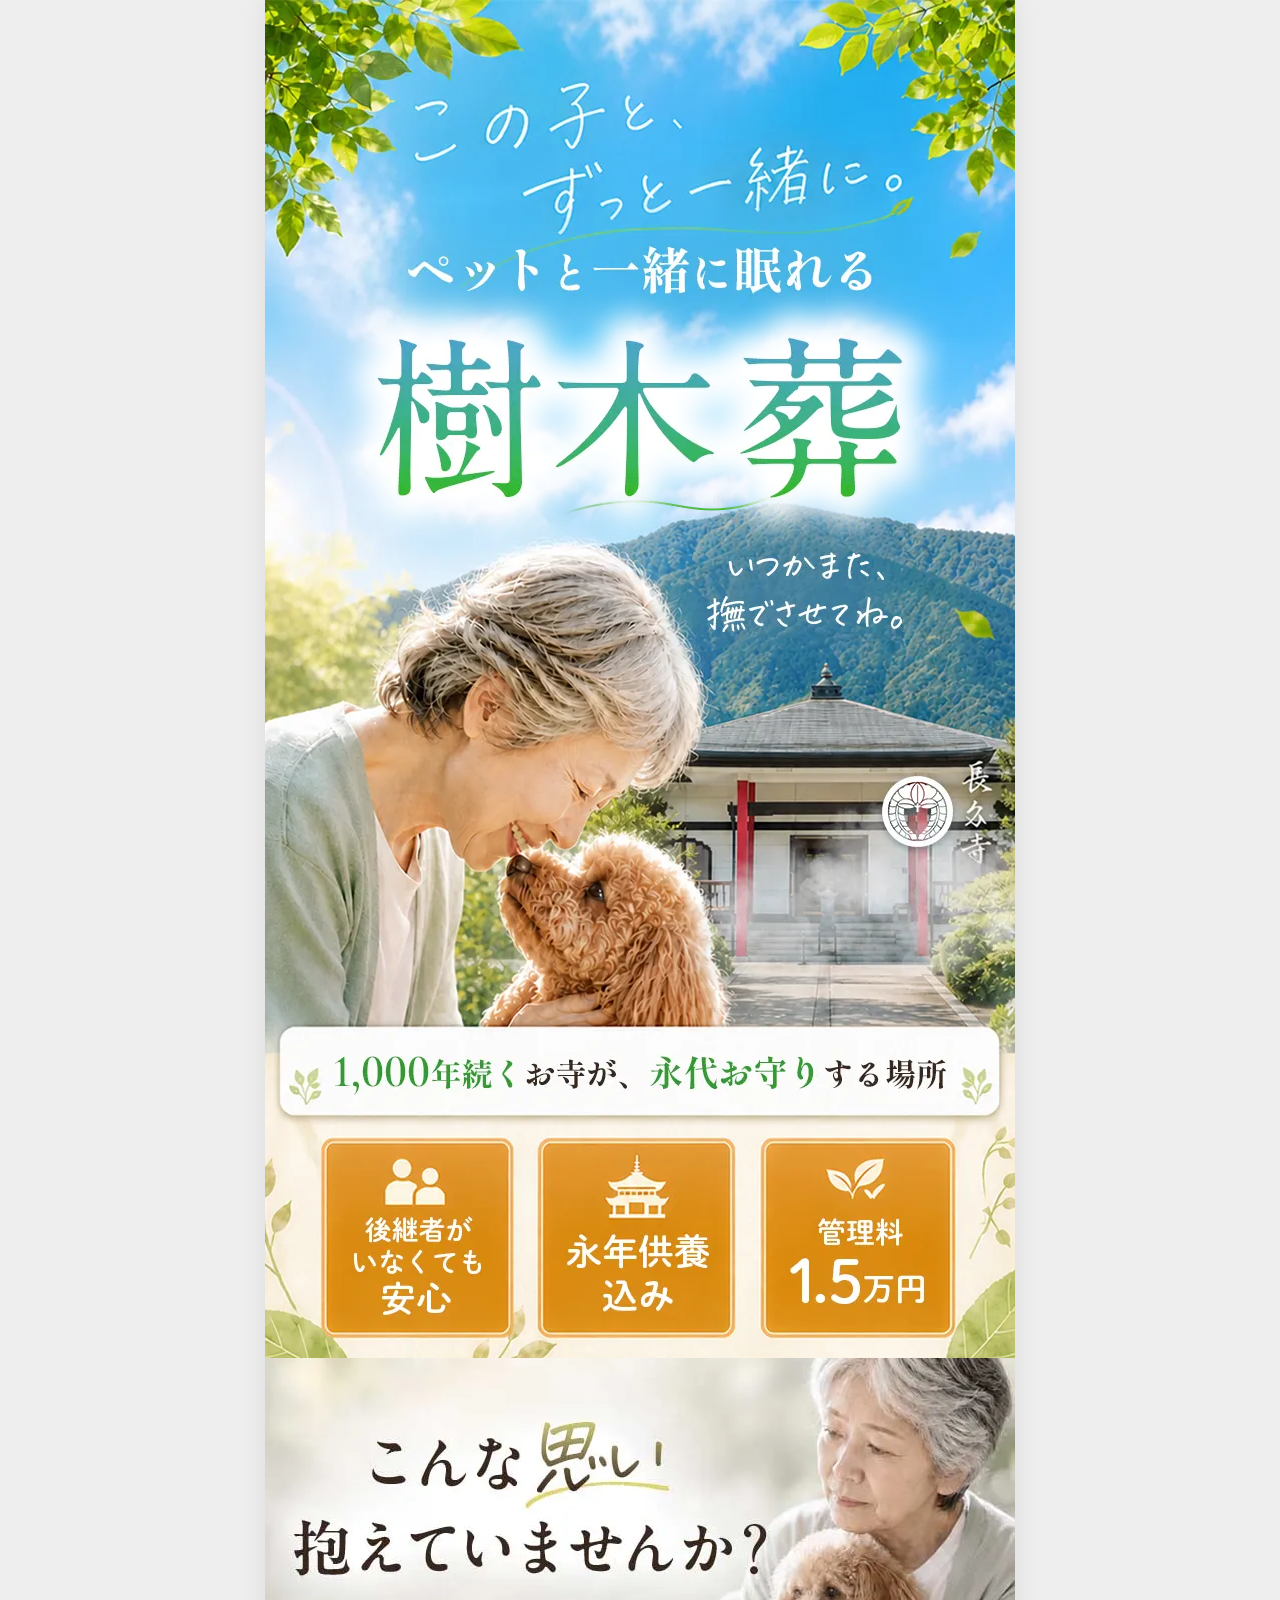
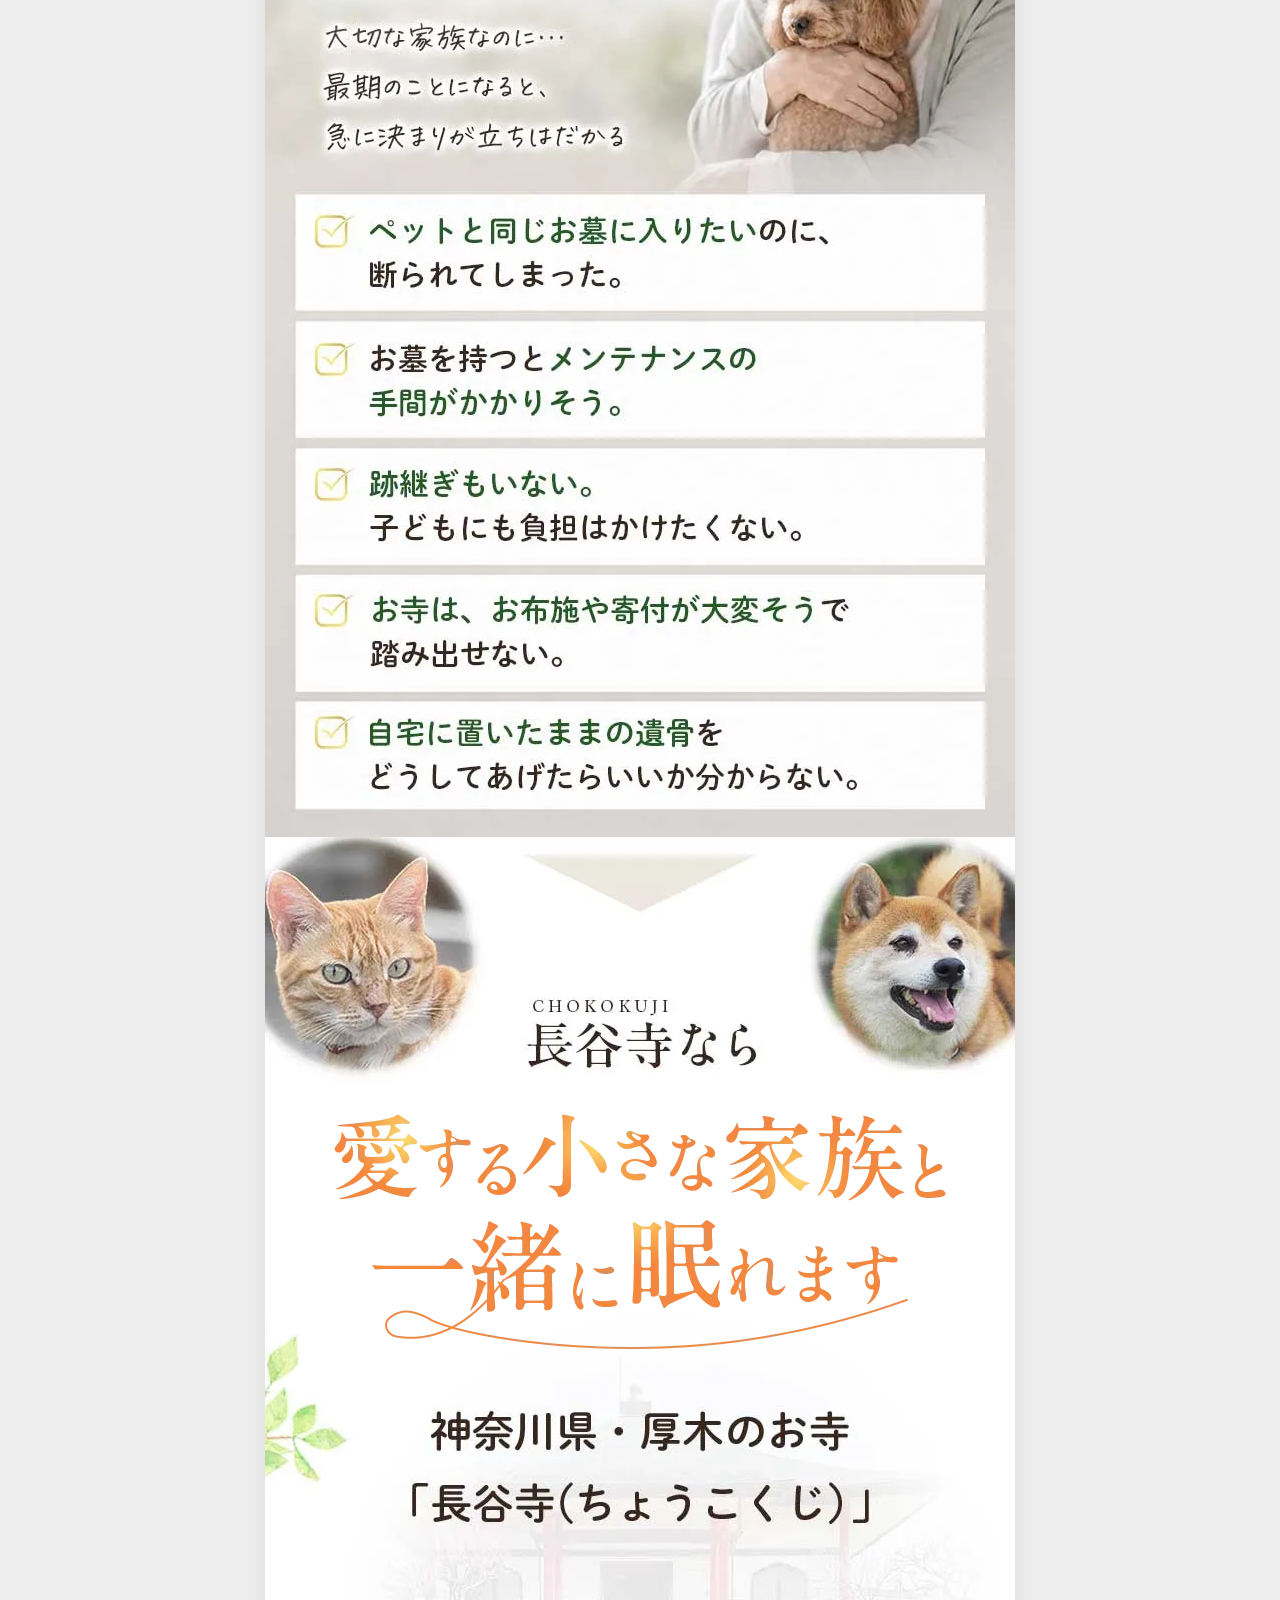
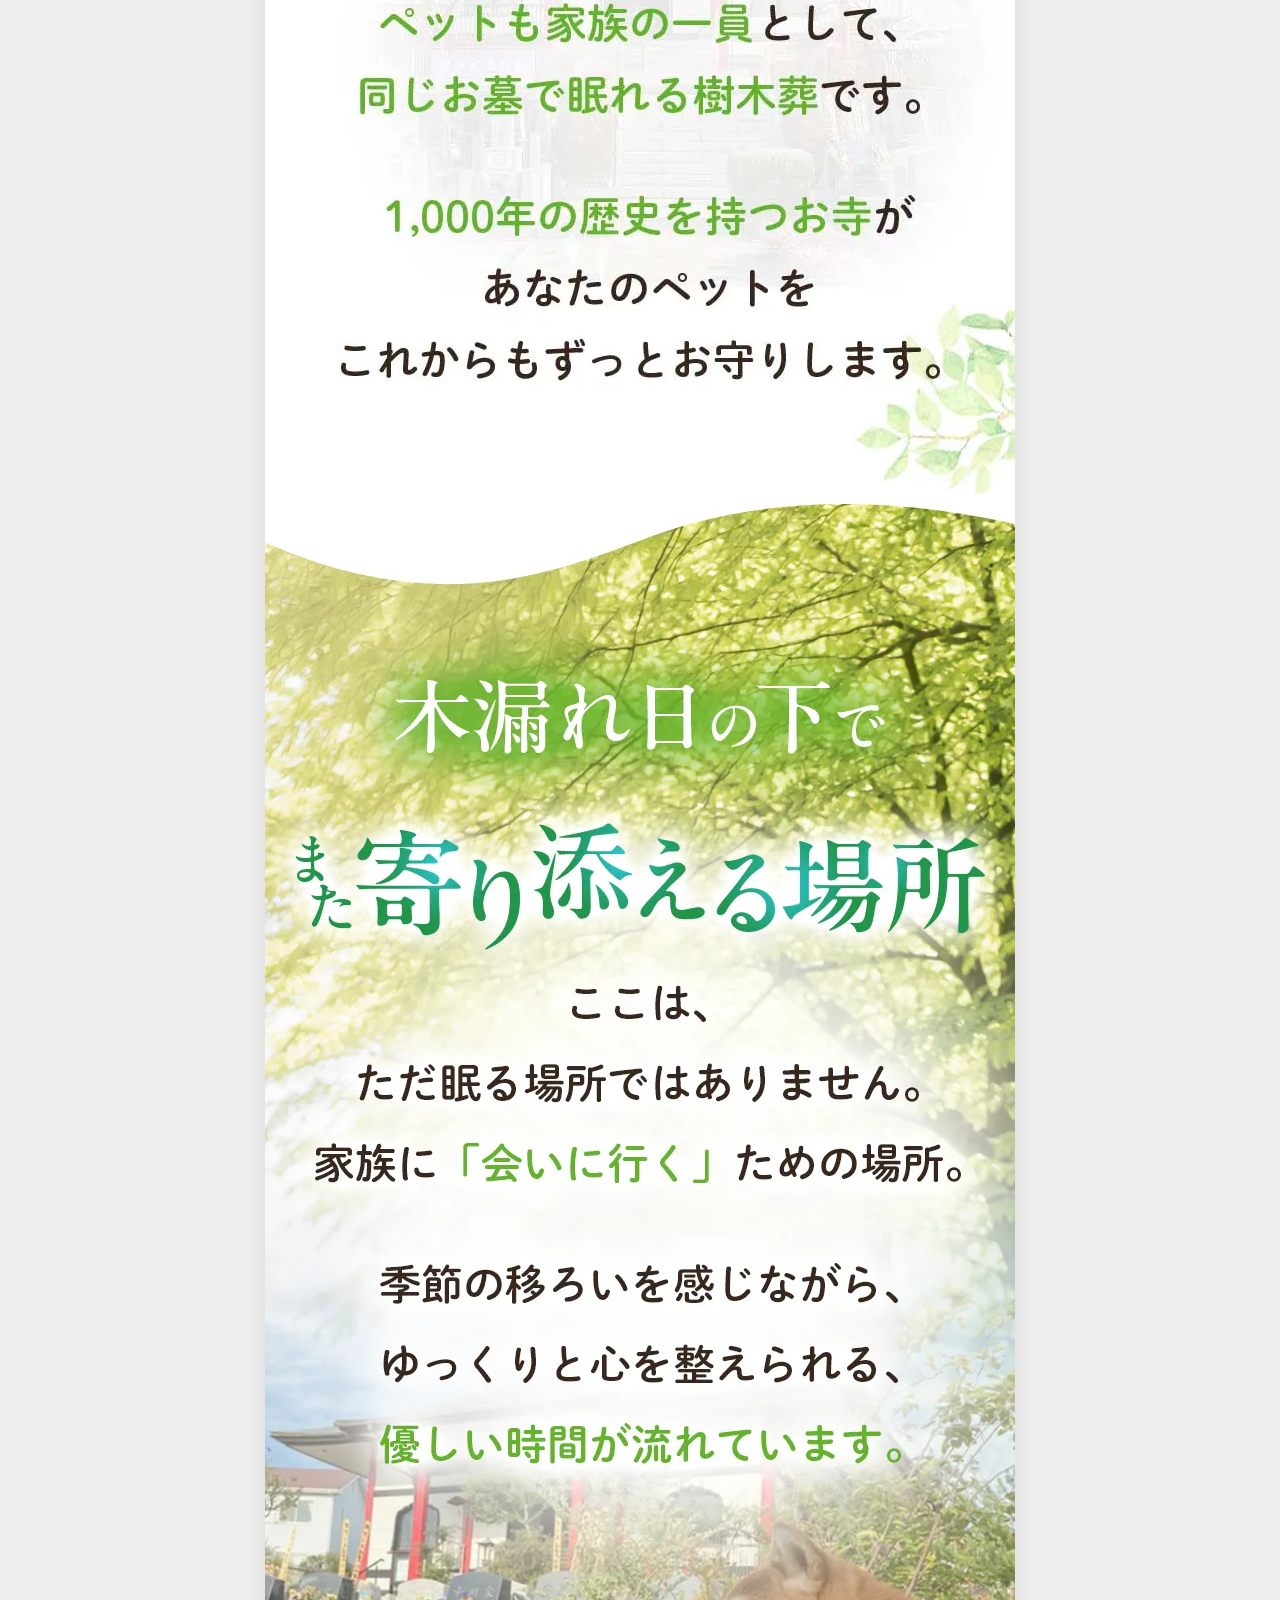
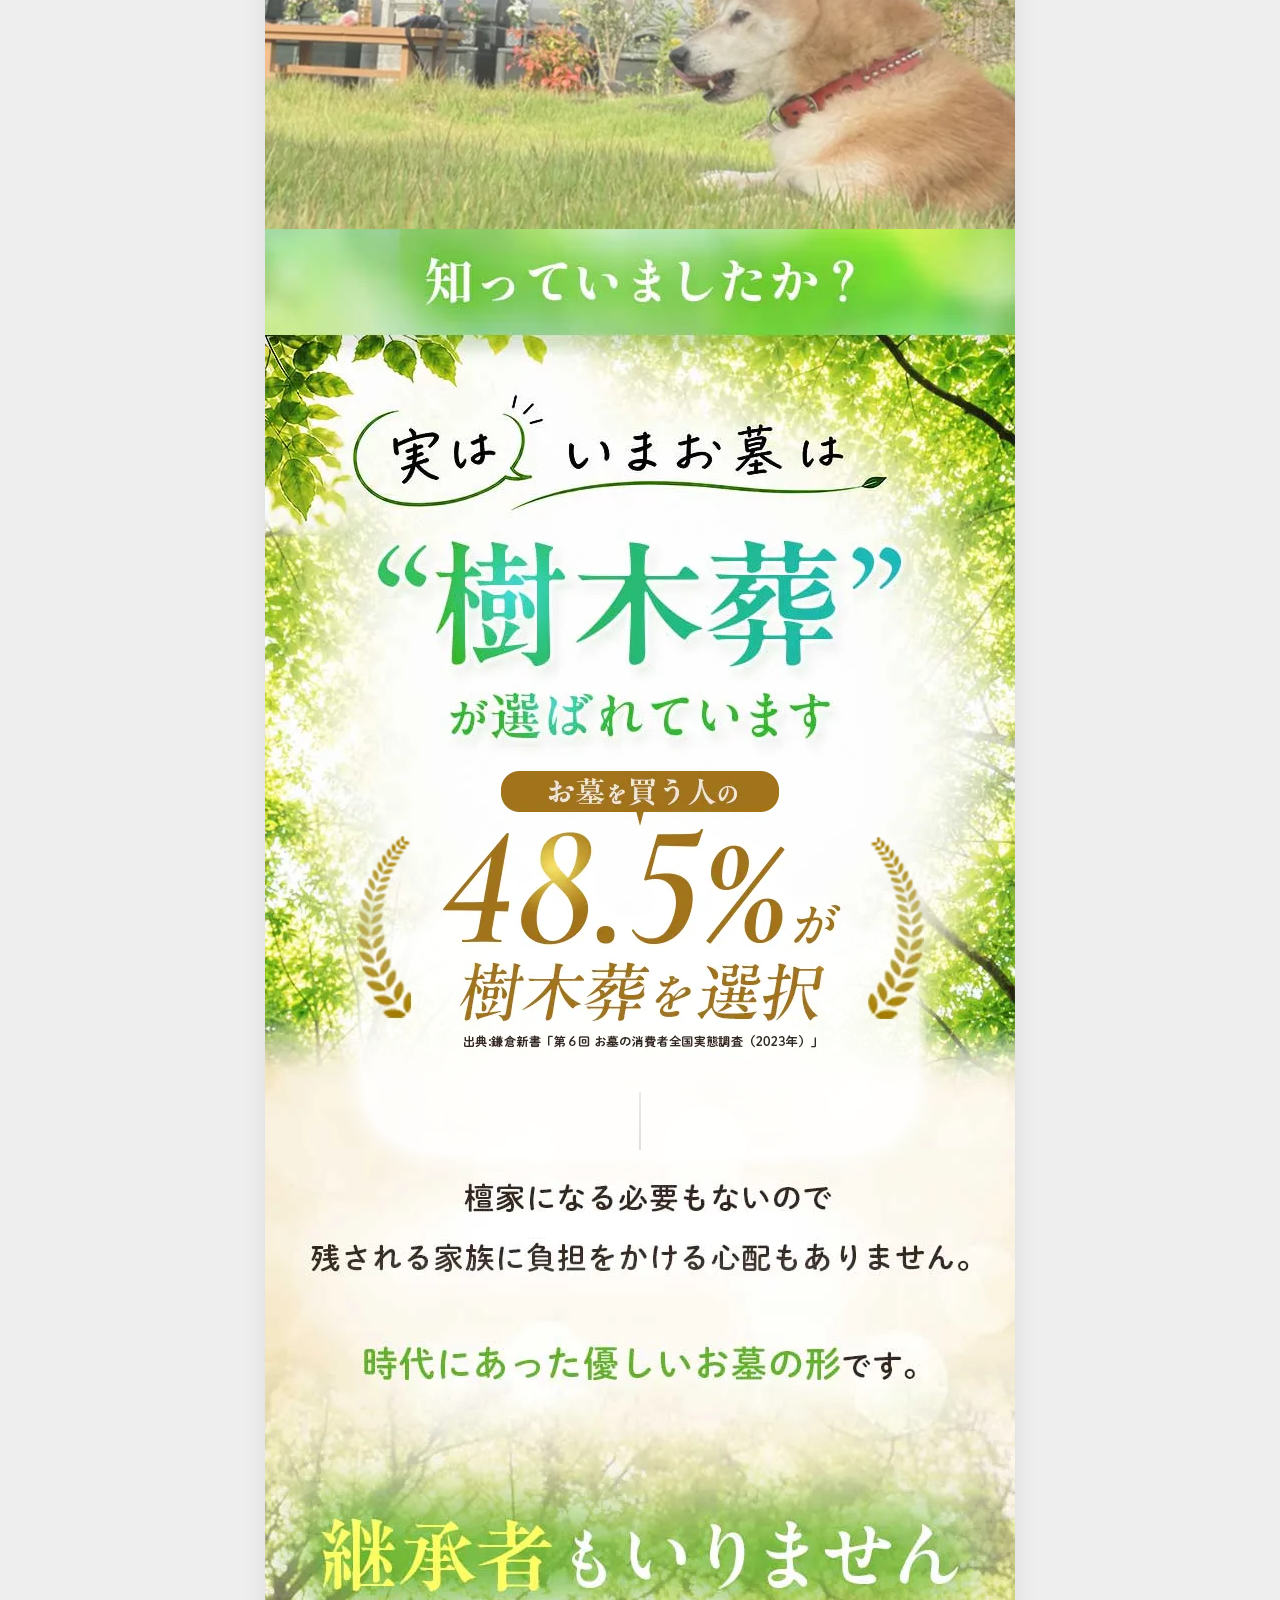
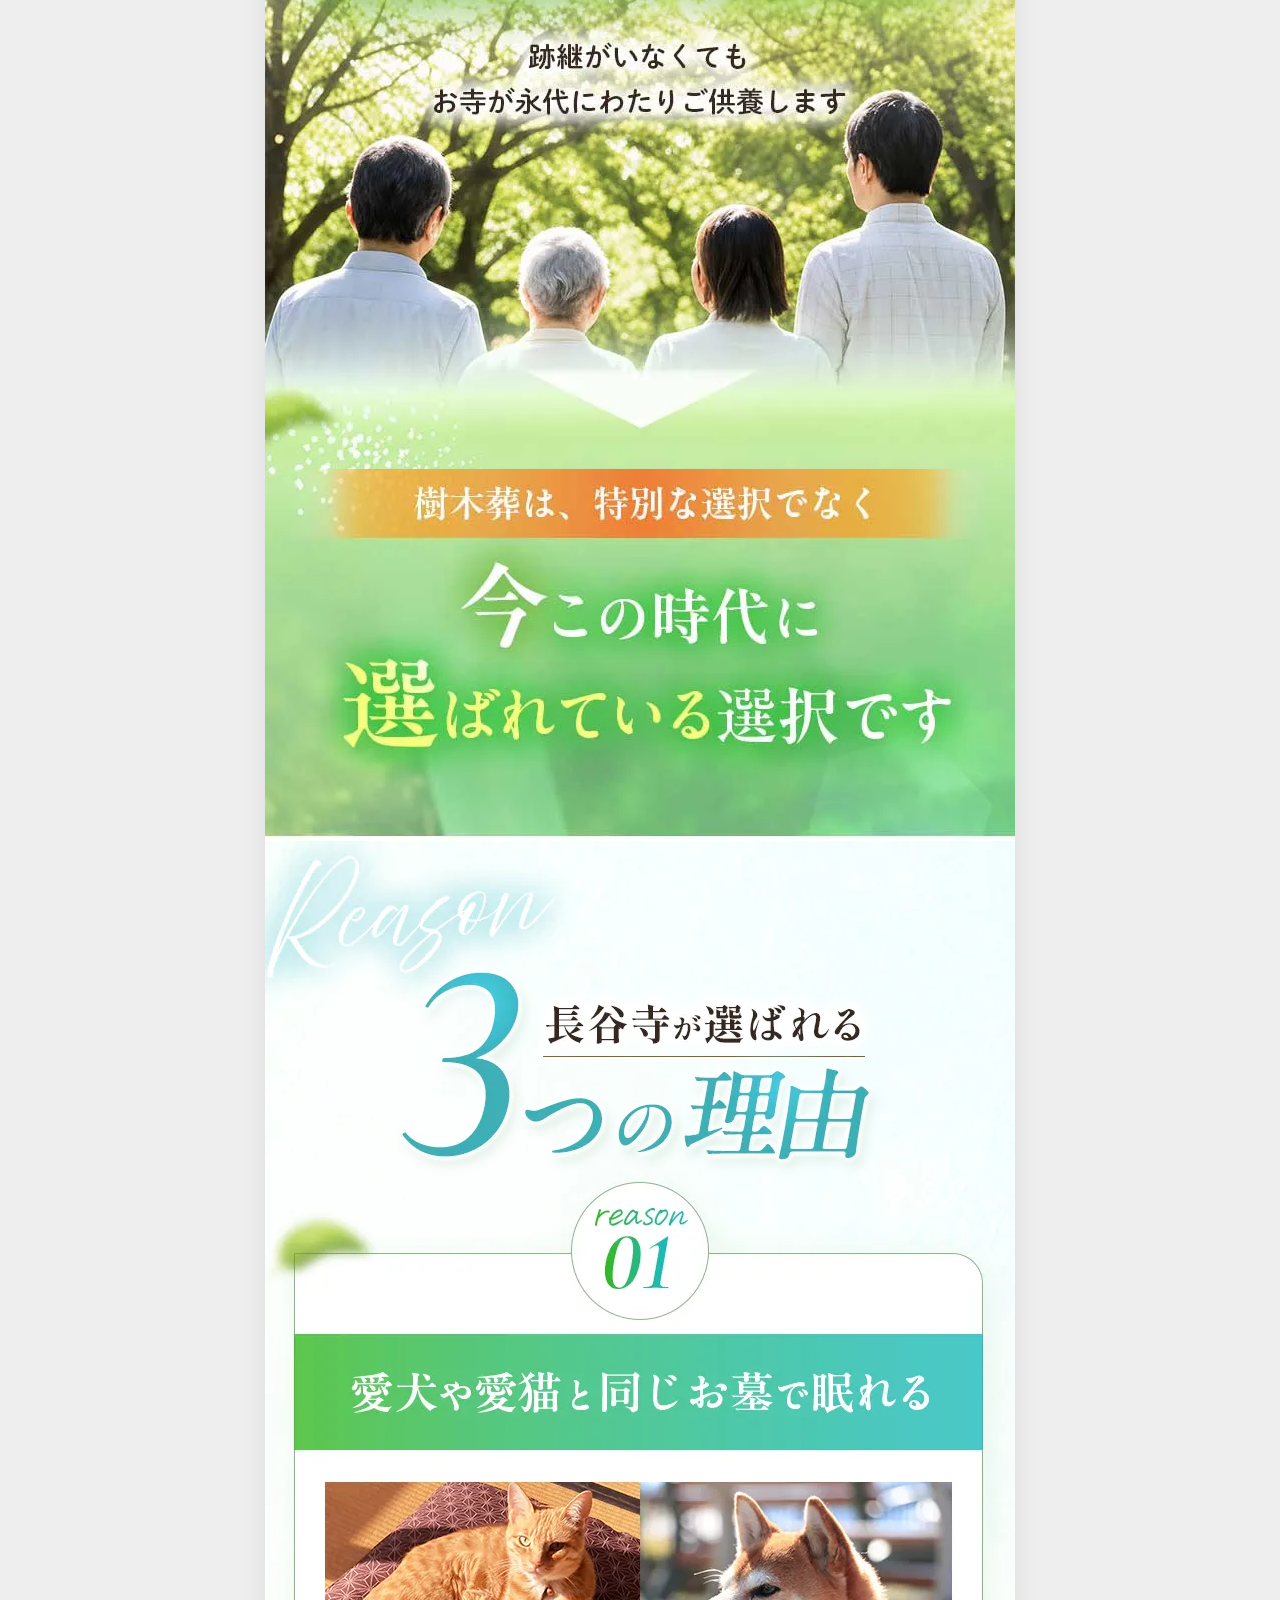
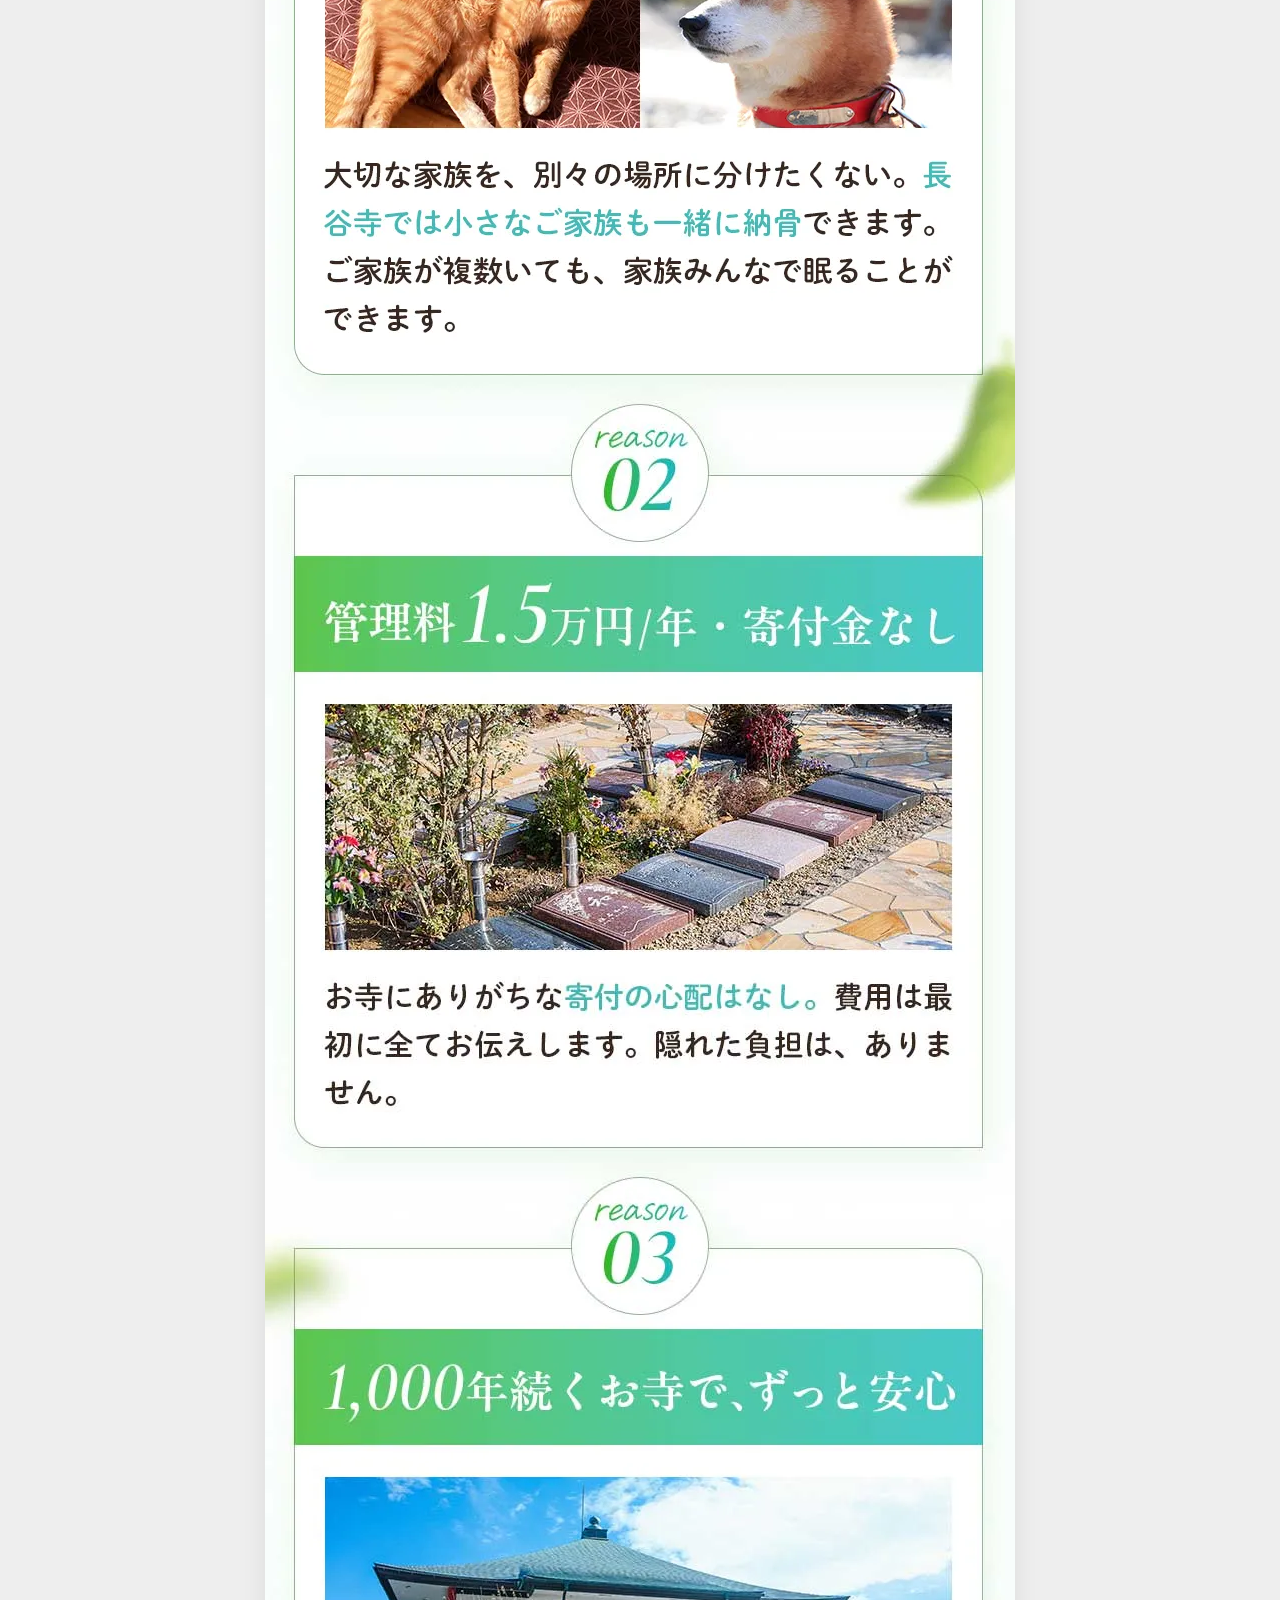
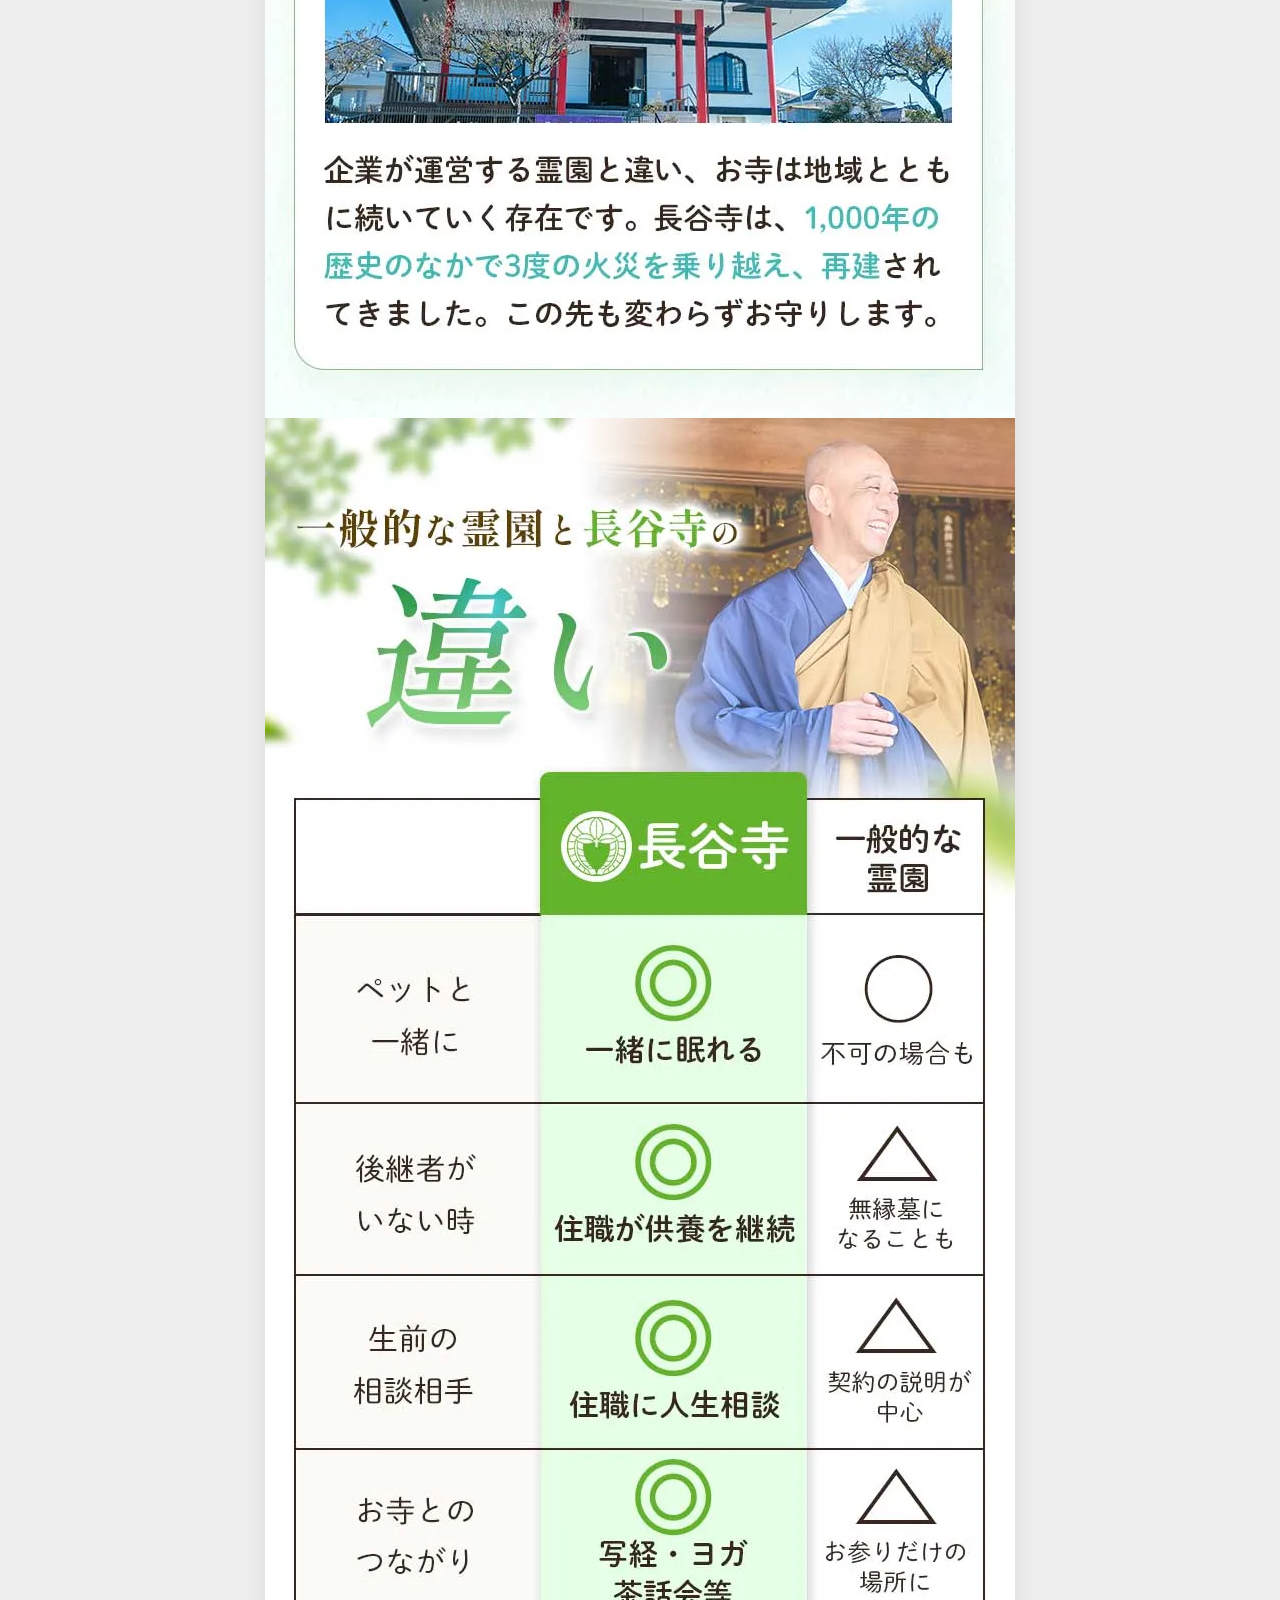
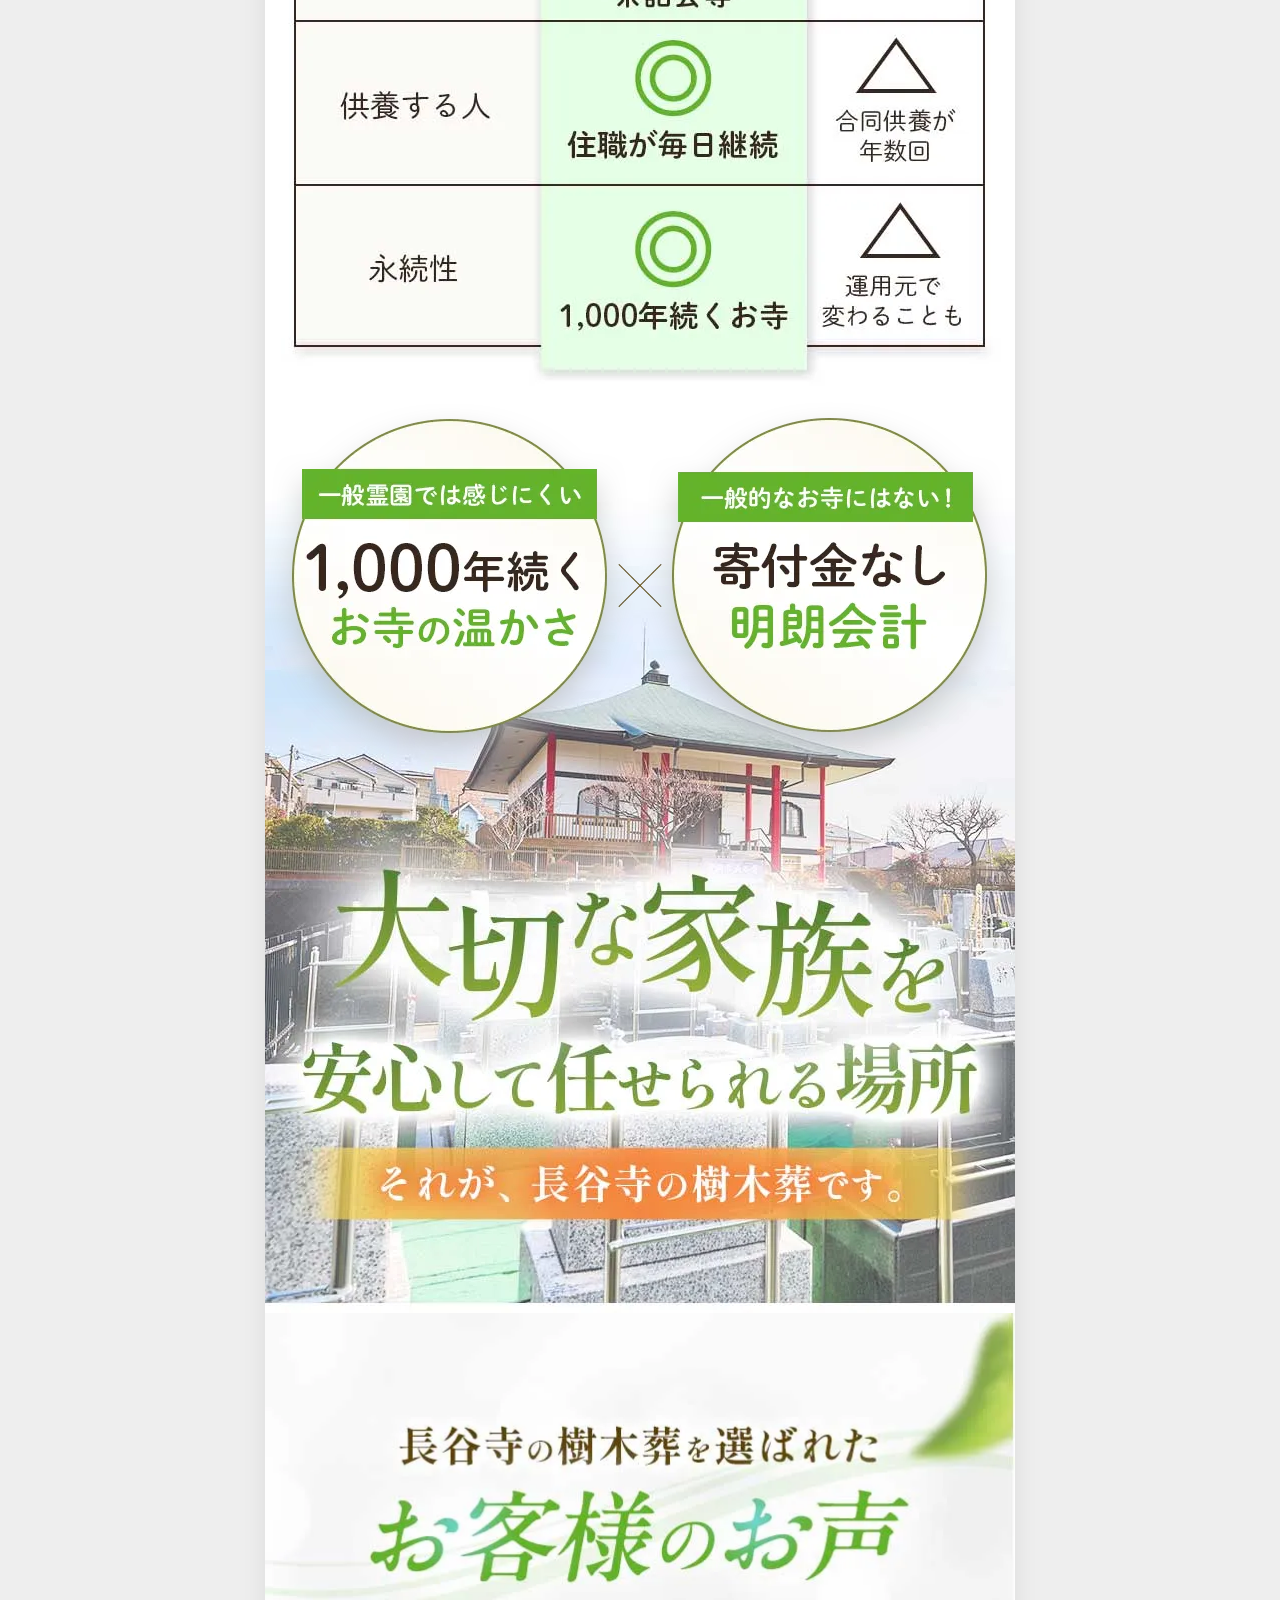
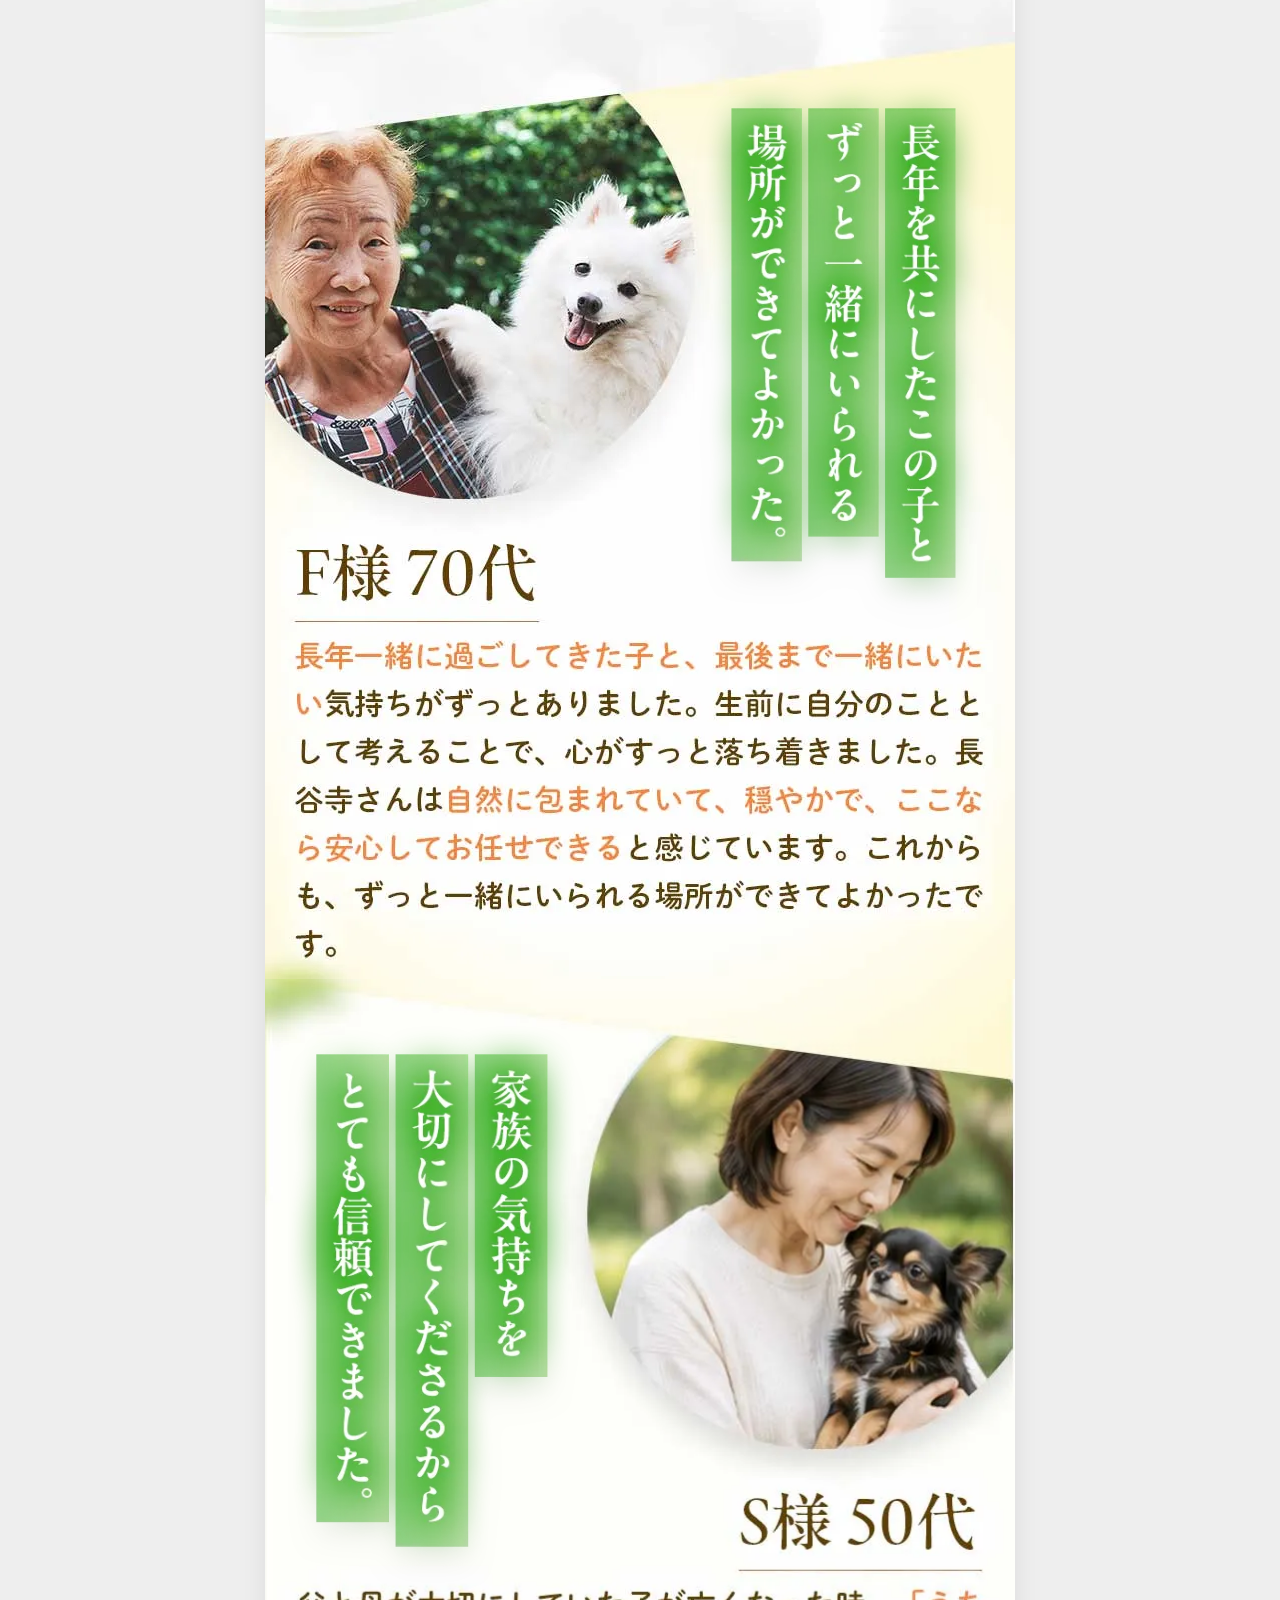
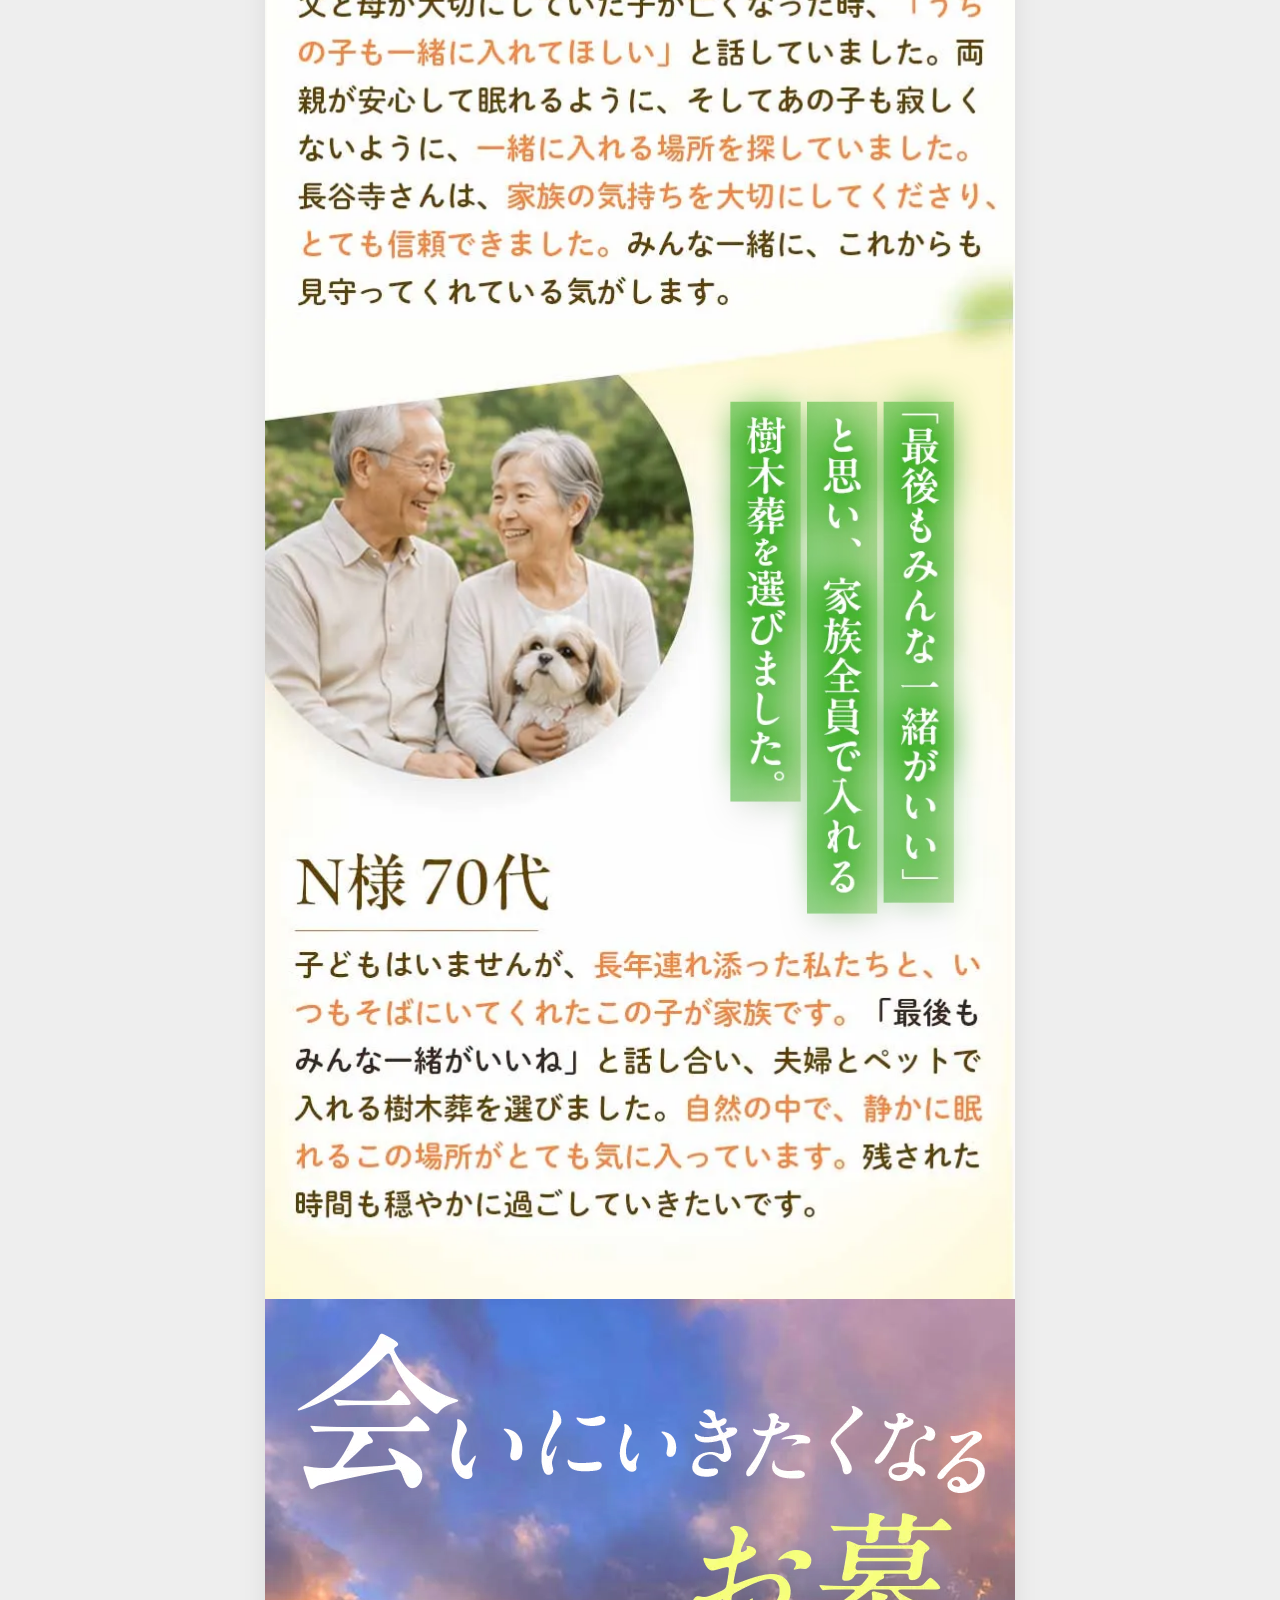
<file: index.html>
<!doctype html>
<html lang="ja">

<head>
  <meta charset="UTF-8">
  <meta name="viewport" content="width=device-width, initial-scale=1.0">
  <meta name="description" content="神奈川県厚木市・長谷寺のペットと一緒に眠れる樹木葬">
  <title>ペットと一緒に眠れる樹木葬｜長谷寺</title>
  <link rel="stylesheet" href="css/style.css">
  <script src="js/main.js" defer></script>
</head>

<body>
  <main class="lp">
    <section class="fv">
      <div class="layer">
        <img src="img/FV.webp" alt="この子と、ずっと一緒に。ペットと一緒に眠れる長谷寺の樹木葬">
        <img class="fv-copy" src="img/fv-copy.webp" alt="樹木葬">
      </div>
    </section>

    <section class="worry">
      <img src="img/worry_01.webp" alt="ペットとのお墓について、こんな思いを抱えていませんか？" loading="lazy">
      <div class="layer">
        <img src="img/worry_02.webp" alt="長谷寺なら、ペットも家族の一員として同じ木の下で眠れます" loading="lazy">
        <img class="worry-copy" src="img/worry_02-txt.webp" alt="愛する小さな家族と一緒に眠れます" loading="lazy">
      </div>
    </section>

    <section class="home">
      <div class="layer">
        <img src="img/home.webp" alt="木漏れ日の下で、優しい時間が流れる場所" loading="lazy">
        <img class="home-copy" src="img/home-txt.webp" alt="また寄り添える場所" loading="lazy">
      </div>
    </section>

    <section class="zyumokusou">
      <div class="layer">
        <img src="img/zyumokusou_01.webp" alt="いまお墓は樹木葬が選ばれています" loading="lazy">
        <img class="zyumokusou-title" src="img/zyumokusou-title.webp" alt="お墓を買う人の48.5%が樹木葬を選択" loading="lazy">
      </div>
      <img src="img/zyumokusou_02.webp" alt="樹木葬が選ばれる理由" loading="lazy">
      <img src="img/zyumokusou_03.webp" alt="長谷寺の樹木葬のご案内" loading="lazy">
    </section>

    <section class="reason">
      <div class="layer">
        <img src="img/reason_01.webp" alt="長谷寺の樹木葬が選ばれる理由" loading="lazy">
        <img class="reason-copy" src="img/reason-title.webp" alt="長谷寺が選ばれる3つの理由" loading="lazy">
      </div>
      <img src="img/reason_02.webp" alt="管理料1.5万円、寄付金なし" loading="lazy">
      <img src="img/reason_03.webp" alt="1000年続くお寺で、ずっと安心" loading="lazy">
    </section>

    <section class="comparison">
      <img src="img/comparison_01.webp" alt="一般的な霊園と長谷寺の樹木葬の比較" loading="lazy">
      <div class="layer">
        <img src="img/comparison_02.webp" alt="長谷寺の樹木葬なら永年供養で安心" loading="lazy">
        <img class="comparison-img" src="img/comparison_02-img.webp" alt="一般霊園と一般的なお寺にはない長谷寺の安心" loading="lazy">
      </div>
    </section>

    <section class="comment">
      <img src="img/comment_01.webp" alt="長谷寺の樹木葬を選ばれたお客様のお声" loading="lazy">
      <div class="layer">
        <img src="img/comment_02.webp" alt="F様70代のお声" loading="lazy">
        <img class="comment-copy" src="img/comment_01-txt.webp" alt="長年を共にしたこの子と、ずっと一緒にいられる場所ができてよかった" loading="lazy">
      </div>
      <div class="layer">
        <img src="img/comment_03.webp" alt="N様70代のお声" loading="lazy">
        <img class="comment-copy-l" src="img/comment_02-txt.webp" alt="家族の気持ちを大切にしてくださるから" loading="lazy">
      </div>
      <div class="layer">
        <img src="img/comment_04.webp" alt="N様70代のお声" loading="lazy">
        <img class="comment-copy" src="img/comment_03-txt.webp" alt="最後もみんな一緒がいいと思い、家族全員で入れる樹木葬を選びました" loading="lazy">
      </div>
    </section>

    <section class="attempte">
      <div class="layer">
        <img src="img/attempte_01.webp" alt="長谷寺の取り組み" loading="lazy">
        <img class="attempt-title" src="img/attempt-title.webp" alt="会いにいきたくなるお墓" loading="lazy">
      </div>
      <div class="layer">
        <img src="img/attempte_02.webp" alt="長谷寺が大切にしていること" loading="lazy">
        <img class="attempt-copy" src="img/attempt-txt1.webp" alt="お参りのあとは、心を整える時間を" loading="lazy">
      </div>
      <div class="layer">
        <img src="img/attempte_03.webp" alt="自然と共に歩む供養" loading="lazy">
        <img class="attempt-copy2" src="img/attempte_03-txt.webp" alt="お参りの後に、ホッとひと息" loading="lazy">
      </div>
    </section>

    <section class="massage">
      <div class="layer">
        <img class="massage-title" src="img/massage-title.webp" alt="さみしさだけで、終わらせないために" loading="lazy">
        <img src="img/massage_01.webp" alt="長谷寺からのメッセージ" loading="lazy">
      </div>

      <img src="img/massage_02.webp" alt="大切な家族への想い" loading="lazy">
      <div class="layer">
        <img src="img/massage_03.webp" alt="安心してお任せいただくために" loading="lazy">
        <img class="massage-copy" src="img/massage-txt.webp" alt="木漏れ日の下で、またこの子に会える場所を" loading="lazy">
      </div>
    </section>

    <section class="place">
      <img src="img/place_01.webp" alt="樹木葬の場所のご案内" loading="lazy">
      <img src="img/place_02.webp" alt="長谷寺の自然に囲まれた樹木葬" loading="lazy">
      <img src="img/place_03.webp" alt="境内のご案内" loading="lazy">
      <img src="img/place_04.webp" alt="お参りしやすい環境" loading="lazy">
      <img src="img/place_05.webp" alt="長谷寺の所在地" loading="lazy">
    </section>

    <section class="intoroduce">
      <div class="layer">
        <img src="img/intoroduce_01.webp" alt="長谷寺の樹木葬のご紹介" loading="lazy">
        <img class="intoroduce-title" src="img/intoroduce-title.webp" alt="まだ、決められないも大丈夫" loading="lazy">
      </div>
      <img src="img/intoroduce_02.webp" alt="樹木葬の特徴" loading="lazy">
      <div class="layer">
        <img src="img/intoroduce_03.webp" alt="安心して眠れる場所" loading="lazy">
        <img class="intoroduce-copy" src="img/intoroduce-txt.webp" alt="あなたのペースにお寺が寄り添います" loading="lazy">
      </div>
    </section>

      <section class="flow">
        <img src="img/flow-title.webp" alt="ご相談の流れ" loading="lazy">
        <img src="img/flow_02.webp" alt="見学とご相談" loading="lazy">
      <img src="img/flow_03.webp" alt="お申し込み" loading="lazy">
      <img src="img/flow_04.webp" alt="納骨" loading="lazy">
      <img src="img/flow_05.webp" alt="永年供養" loading="lazy">
    </section>

    <section class="question">
      <img src="img/question_01.webp" alt="不安をひとつずつ解消します" loading="lazy">
      <div class="layer">
        <img src="img/question_02.webp" alt="よくいただくご相談" loading="lazy">
        <img class="question-answer question-answer1" src="img/question-a1.webp" alt="跡継ぎがいなくてもお寺が永代お守りします"
          loading="lazy">
        <img class="question-answer question-answer2" src="img/question-a2.webp" alt="お寺は地域とともに続く存在です" loading="lazy">
        <img class="question-answer question-answer3" src="img/question-a3.webp" alt="管理料0円、寄付金なしで費用を事前にお伝えします"
          loading="lazy">
        <img class="question-answer question-answer4" src="img/question-a4.webp" alt="ペットを家族として同じお墓に納骨できます"
          loading="lazy">
      </div>
      <img src="img/question_03.webp" alt="その他のご質問もお気軽にご相談ください" loading="lazy">
    </section>

    <section class="faq">
      <img src="img/faq_01.webp" alt="FAQ よくある質問" loading="lazy">
      <img src="img/faq_02.webp" alt="どのようなペットが供養の対象になりますか？" loading="lazy">
      <img src="img/faq_03.webp" alt="納骨はどのように行いますか？" loading="lazy">
      <img src="img/faq_04.webp" alt="お参りはいつでもできますか？" loading="lazy">
      <img src="img/faq_05.webp" alt="遠方からでも納骨は可能ですか？" loading="lazy">
      <img src="img/faq_06.webp" alt="費用はどのくらいかかりますか？" loading="lazy">
      <img src="img/faq_07.webp" alt="宗派は問いませんか？" loading="lazy">
      <img src="img/faq_08.webp" alt="生前に申し込むことはできますか？" loading="lazy">
      <img src="img/faq_09.webp" alt="ペットがいなくても入れますか？" loading="lazy">
    </section>

    <section class="finish">
      <div class="layer">
        <img src="img/finish_01.webp" alt="最後まで一緒にいられる安心を" loading="lazy">
        <img class="finish-title" src="img/finish-title.webp" alt="寂しい日や悩んでる日があっても大丈夫" loading="lazy">
      </div>
      <img src="img/finish_02.webp" alt="長谷寺の樹木葬への想い" loading="lazy">
      <img src="img/finish_03.webp" alt="見学とご相談のご案内" loading="lazy">
      <div class="layer">
        <img src="img/finish_04.webp" alt="長谷寺へのアクセス" loading="lazy">
        <img class="finish_04-txt" src="img/finish_04-txt.webp" alt="寂しい日や悩んでる日があっても大丈夫" loading="lazy">
      </div>

    </section>

    <footer class="footer">
      <nav class="footer-nav" aria-label="フッターナビゲーション">
        <a href="https://choukokuji.jp/privacy">プライバシーポリシー</a>
        <a href="https://choukokuji.jp/">運営寺院について</a>
        <a href="tokushoho.html">特定商取引法に基づく表記</a>
      </nav>
      <p class="footer-copy">© 長谷寺</p>
    </footer>
  </main>

  <div class="contact is-hidden" aria-hidden="true">
    <a href="tel:0462477884" aria-label="長谷寺へ電話で相談する 046-247-7884">
      <img src="img/cat.webp" alt="樹木葬の見学・相談を予約する 046-247-7884">
    </a>
  </div>
</body>

</html>
</file>
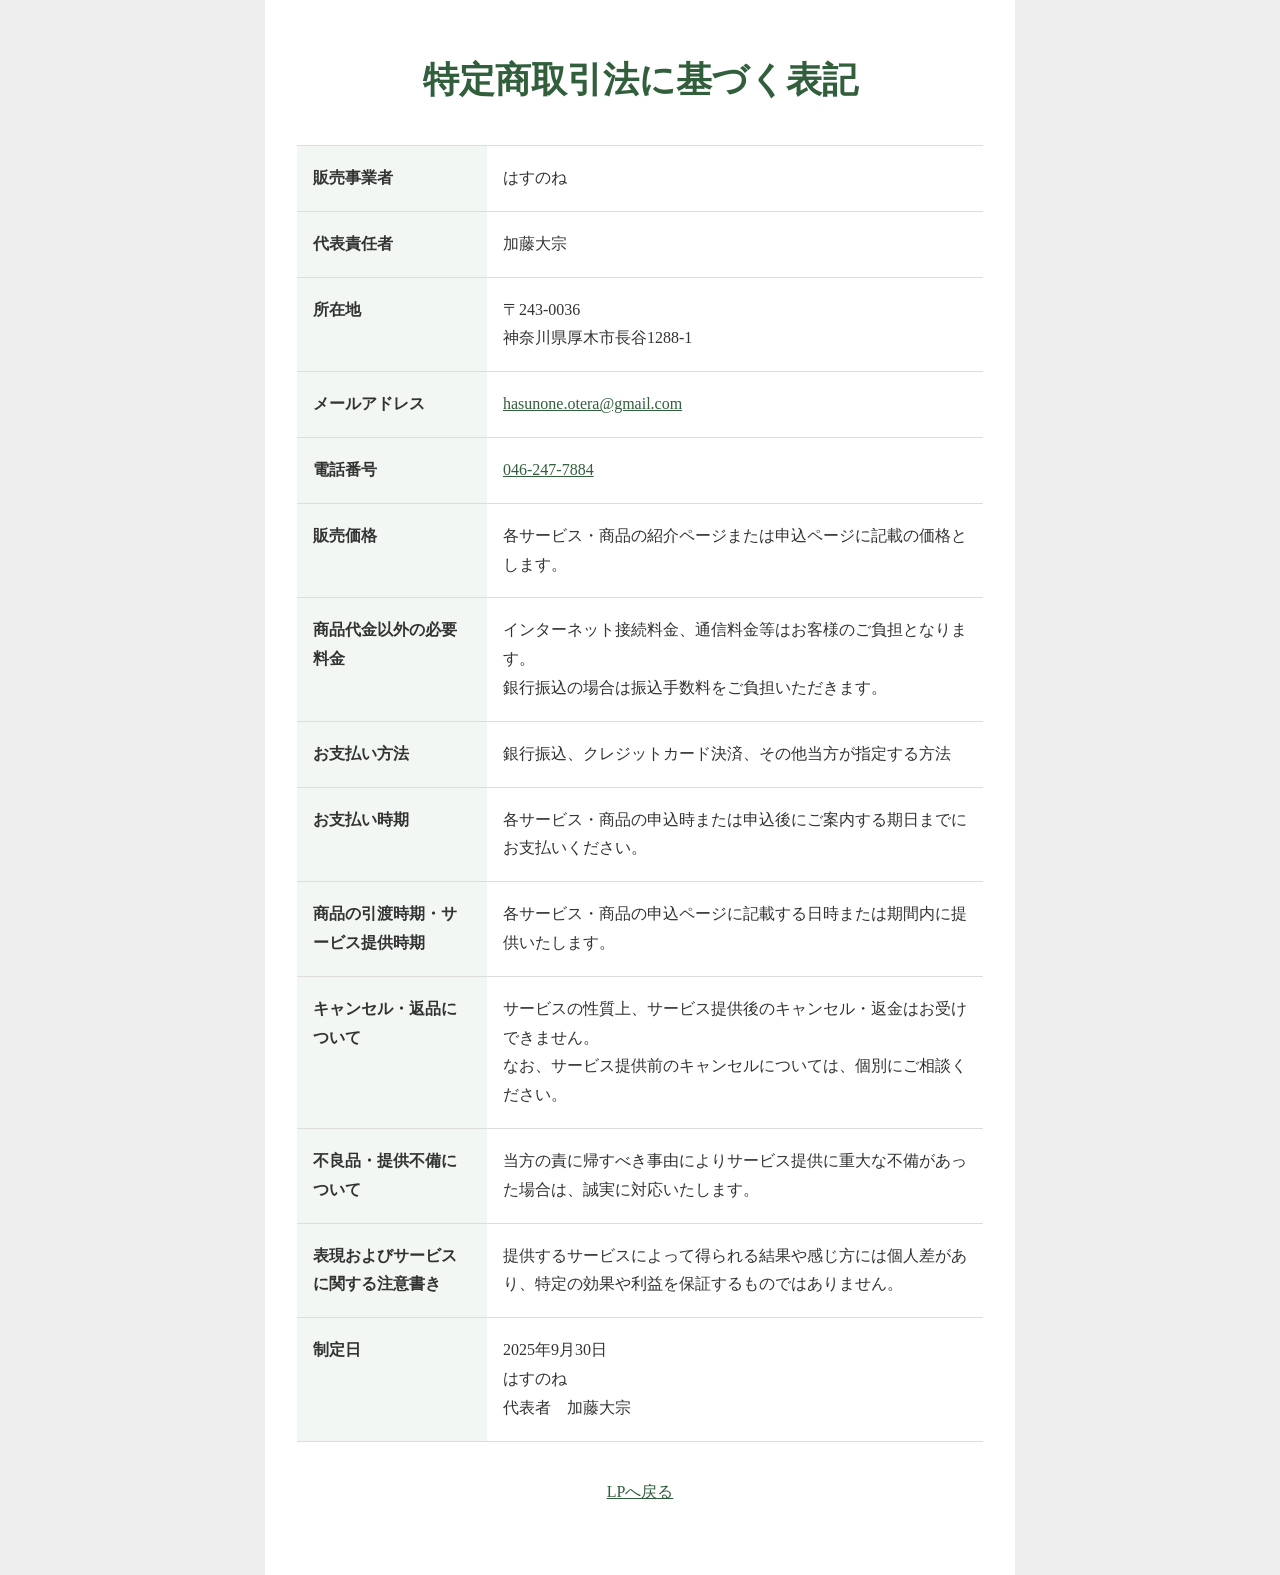
<file: tokushoho.html>
<!doctype html>
<html lang="ja">

<head>
  <meta charset="UTF-8">
  <meta name="viewport" content="width=device-width, initial-scale=1.0">
  <meta name="description" content="はすのねの特定商取引法に基づく表記">
  <title>特定商取引法に基づく表記｜はすのね</title>
  <link rel="stylesheet" href="css/style.css">
</head>

<body>
  <main class="legal">
    <h1 class="legal-title">特定商取引法に基づく表記</h1>

    <dl class="legal-list">
      <div class="legal-row">
        <dt>販売事業者</dt>
        <dd>はすのね</dd>
      </div>
      <div class="legal-row">
        <dt>代表責任者</dt>
        <dd>加藤大宗</dd>
      </div>
      <div class="legal-row">
        <dt>所在地</dt>
        <dd>〒243-0036<br>神奈川県厚木市長谷1288-1</dd>
      </div>
      <div class="legal-row">
        <dt>メールアドレス</dt>
        <dd><a href="mailto:hasunone.otera@gmail.com">hasunone.otera@gmail.com</a></dd>
      </div>
      <div class="legal-row">
        <dt>電話番号</dt>
        <dd><a href="tel:0462477884">046-247-7884</a></dd>
      </div>
      <div class="legal-row">
        <dt>販売価格</dt>
        <dd>各サービス・商品の紹介ページまたは申込ページに記載の価格とします。</dd>
      </div>
      <div class="legal-row">
        <dt>商品代金以外の必要料金</dt>
        <dd>インターネット接続料金、通信料金等はお客様のご負担となります。<br>銀行振込の場合は振込手数料をご負担いただきます。</dd>
      </div>
      <div class="legal-row">
        <dt>お支払い方法</dt>
        <dd>銀行振込、クレジットカード決済、その他当方が指定する方法</dd>
      </div>
      <div class="legal-row">
        <dt>お支払い時期</dt>
        <dd>各サービス・商品の申込時または申込後にご案内する期日までにお支払いください。</dd>
      </div>
      <div class="legal-row">
        <dt>商品の引渡時期・サービス提供時期</dt>
        <dd>各サービス・商品の申込ページに記載する日時または期間内に提供いたします。</dd>
      </div>
      <div class="legal-row">
        <dt>キャンセル・返品について</dt>
        <dd>サービスの性質上、サービス提供後のキャンセル・返金はお受けできません。<br>なお、サービス提供前のキャンセルについては、個別にご相談ください。</dd>
      </div>
      <div class="legal-row">
        <dt>不良品・提供不備について</dt>
        <dd>当方の責に帰すべき事由によりサービス提供に重大な不備があった場合は、誠実に対応いたします。</dd>
      </div>
      <div class="legal-row">
        <dt>表現およびサービスに関する注意書き</dt>
        <dd>提供するサービスによって得られる結果や感じ方には個人差があり、特定の効果や利益を保証するものではありません。</dd>
      </div>
      <div class="legal-row">
        <dt>制定日</dt>
        <dd>2025年9月30日<br>はすのね<br>代表者　加藤大宗</dd>
      </div>
    </dl>

    <p class="legal-back"><a href="index.html">LPへ戻る</a></p>
  </main>
</body>

</html>
</file>
<file: css/style.css>
@charset "UTF-8";

* {
  box-sizing: border-box;
}

html {
  scroll-behavior: smooth;
}

body {
  margin: 0;
  background: #eee;
}

img {
  display: block;
  width: 100%;
  height: auto;
}

.lp {
  width: 100%;
  max-width: 750px;
  margin: 0 auto;
  overflow: hidden;
  background: #fff;
}

.layer {
  position: relative;
}

.fv-copy,
.worry-copy,
.home-copy,
.zyumokusou-title,
.reason-copy,
.comparison-img,
.comment-copy,
.comment-copy-l,
.attempt-title,
.attempt-copy,
.attempt-copy2,
.massage-title,
.massage-copy,
.intoroduce-title,
.intoroduce-copy,
.question-answer,
.finish-title,
.finish_04-txt {
  position: absolute;
  z-index: 1;
  height: auto;
}

.fv-copy {
  top: 21%;
  left: 8%;
  width: 84%;
}

.worry-copy {
  top: 22%;
  left: 9.2%;
  width: 81.6%;
}

.home-copy {
  top: 22%;
  left: 0;
  width: 100%;
}

.zyumokusou-title {
  top: 59%;
  left: 8.4%;
  width: 83.2%;
}

.reason-copy {
  top: 11%;
  left: 17.5%;
  width: 65%;
}

.comparison-img {
  top: 0;
  left: 0;
  width: 100%;
}

.comment-copy {
  top: 5%;
  right: 3%;
  width: 40%;
}

.comment-copy-l{
  top: 5%;
  left: 3%;
  width: 40%;
}

.attempt-title {
  top: 0;
  left: 0;
  width: 100%;
}

.attempt-copy {
  top: 3%;
  right: 4%;
  width: 73%;
}

.attempt-copy2 {
  top: 42%;
  left: 0;
  width: 83%;
}

.massage-title {
  bottom:-2%;
  left: 6.5%;
  width: 87%;
}

.massage-copy {
  top: 3%;
  right: 1%;
  width: 80%;
}

.intoroduce-title {
  top: 6%;
  left: 8.5%;
  width: 83%;
}

.intoroduce-copy {
  top: 4%;
  left: 11.7%;
  width: 76.7%;
}

.question-answer {
  left: 2.7%;
  width: 94.5%;
}

.question-answer1 {
  top: 11%;
}

.question-answer2 {
  top: 32.5%;
}

.question-answer3 {
  top:63.5%;
}

.question-answer4 {
  top: 87.5%;
}

.finish-title {
  inset: 0;
  width: 100%;
}

.finish_04-txt {
  width: 61.5%;
  right: 0;
  top:13%
}

.fv-copy {
  opacity: 0;
  transform: translateY(40px);
  transition:
    opacity 1s ease,
    transform 1s ease;
}

.fv-copy.is-show {
  opacity: 1;
  transform: translateY(0);
}

.fade-up {
  opacity: 0;
  transform: translateY(40px);
  transition:
    opacity 1s ease,
    transform 1s ease;
}

.fade-up.is-show {
  opacity: 1;
  transform: translateY(0);
}



@media (prefers-reduced-motion: reduce) {
  .fv-copy,
  .fade-up {
    opacity: 1;
    transform: none;
    transition: none;
  }
}

.contact {
  position: fixed;
  right: 0;
  bottom: 0;
  left: 0;
  z-index: 10;
  width: 90%;
  max-width: 700px;
  margin: 0 auto;
  transition:
    opacity 0.3s ease,
    transform 0.3s ease,
    visibility 0.3s;
}

.contact.is-hidden {
  visibility: hidden;
  opacity: 0;
  pointer-events: none;
  transform: translateY(20px);
}

.contact a {
  display: block;
}

.footer {
  padding: 40px 24px;
  color: #fff;
  text-align: center;
  background: #315f3c;
}

.footer-nav {
  display: flex;
  flex-wrap: wrap;
  justify-content: center;
  gap: 16px 24px;
}

.footer-nav a {
  color: inherit;
  font-size: 14px;
  text-underline-offset: 4px;
}

.footer-copy {
  margin: 24px 0 0;
  font-size: 12px;
}

.legal {
  width: 100%;
  max-width: 750px;
  min-height: 100vh;
  margin: 0 auto;
  padding: 56px 32px 72px;
  color: #333;
  background: #fff;
}

.legal-title {
  margin: 0 0 40px;
  color: #315f3c;
  font-size: clamp(24px, 5vw, 36px);
  text-align: center;
}

.legal-list {
  margin: 0;
  border-top: 1px solid #ddd;
}

.legal-row {
  display: grid;
  grid-template-columns: 190px 1fr;
  border-bottom: 1px solid #ddd;
}

.legal-row dt,
.legal-row dd {
  margin: 0;
  padding: 18px 16px;
  line-height: 1.8;
}

.legal-row dt {
  font-weight: 700;
  background: #f2f7f3;
}

.legal a {
  color: #315f3c;
  overflow-wrap: anywhere;
}

.legal-back {
  margin: 40px 0 0;
  text-align: center;
}

@media (max-width: 520px) {
  .footer {
    padding-right: 8px;
    padding-left: 8px;
  }

  .footer-nav {
    display: flex;
    flex-wrap: nowrap;
    justify-content: space-between;
    gap: 6px;
  }

  .footer-nav a {
    display: block;
    margin: 0;
    font-size: clamp(9px, 2.67vw, 10px);
    white-space: nowrap;
  }

  .legal-row {
    display: block;
  }

  .legal {
    padding: 40px 20px 56px;
  }

  .legal-row dd {
    padding-top: 14px;
  }
}

@media (min-width: 751px) {
  .lp {
    box-shadow: 0 0 24px rgb(0 0 0 / 8%);
  }
}
</file>
